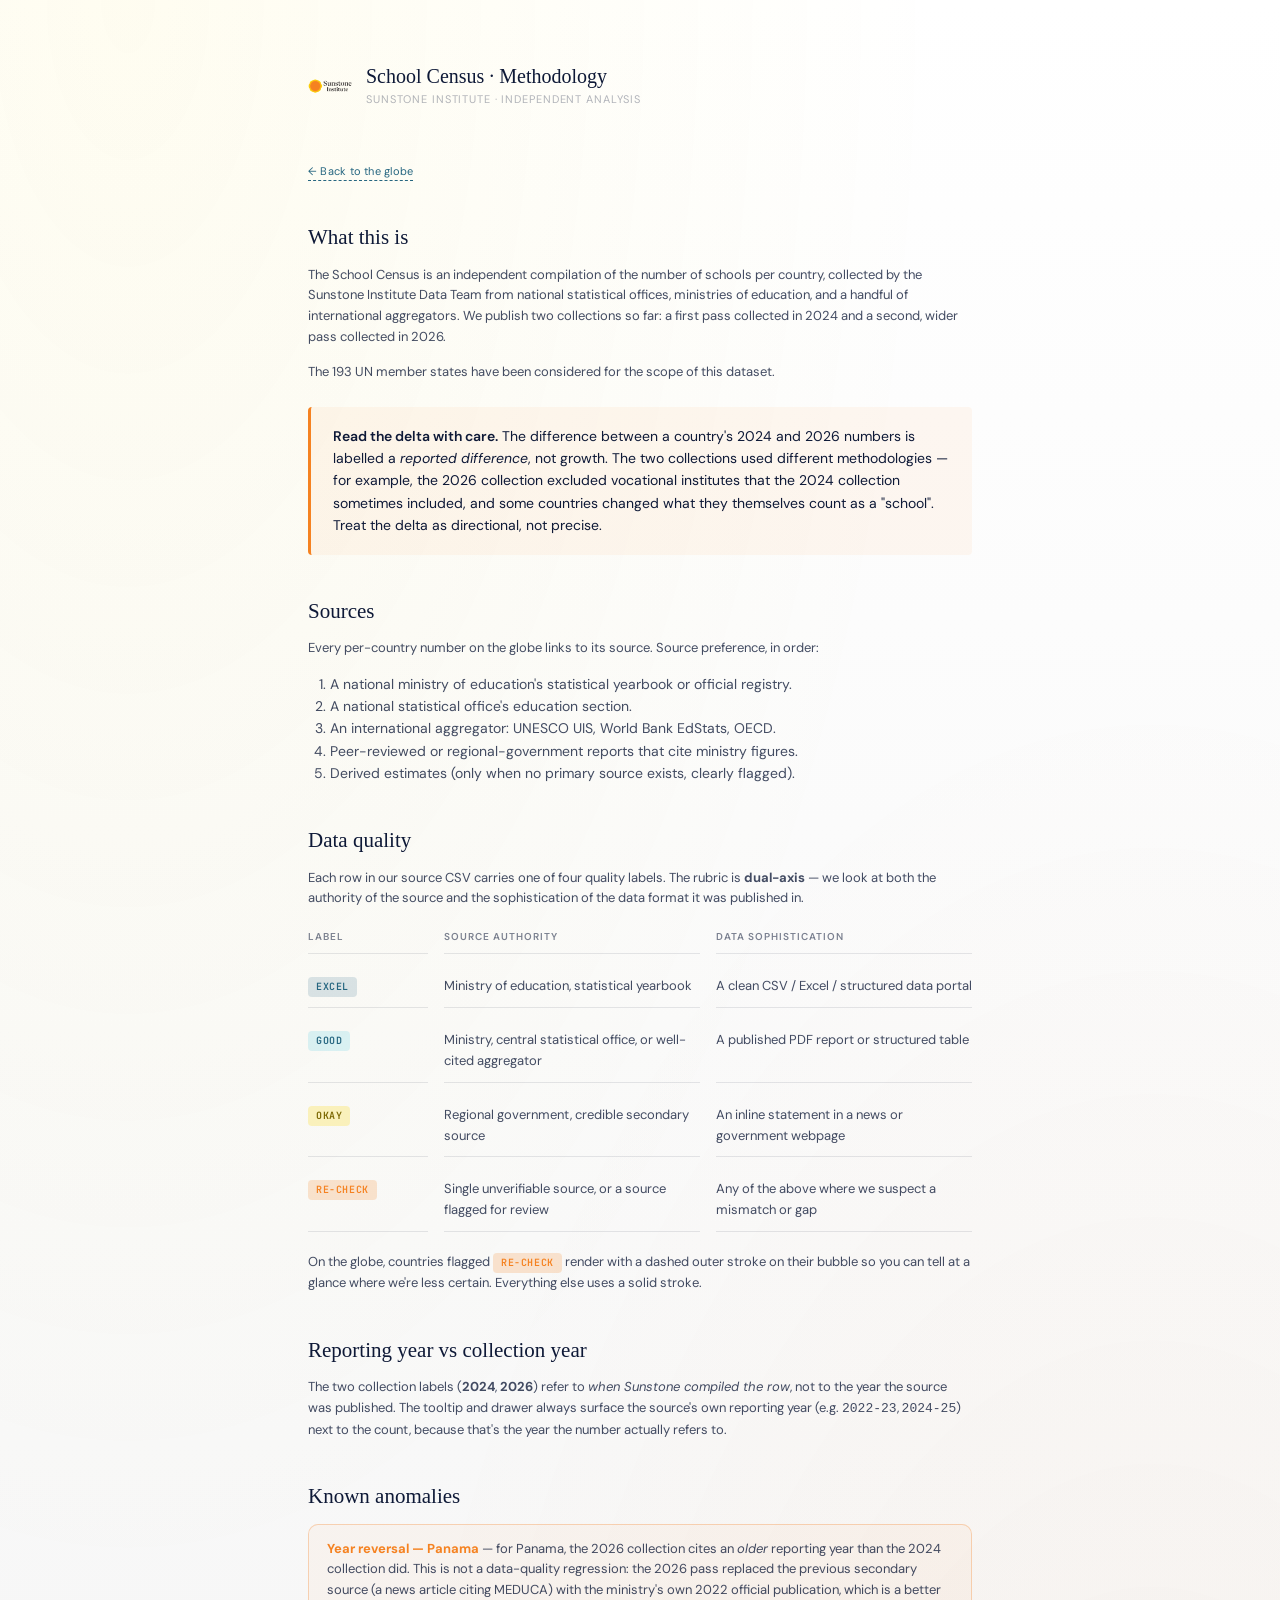
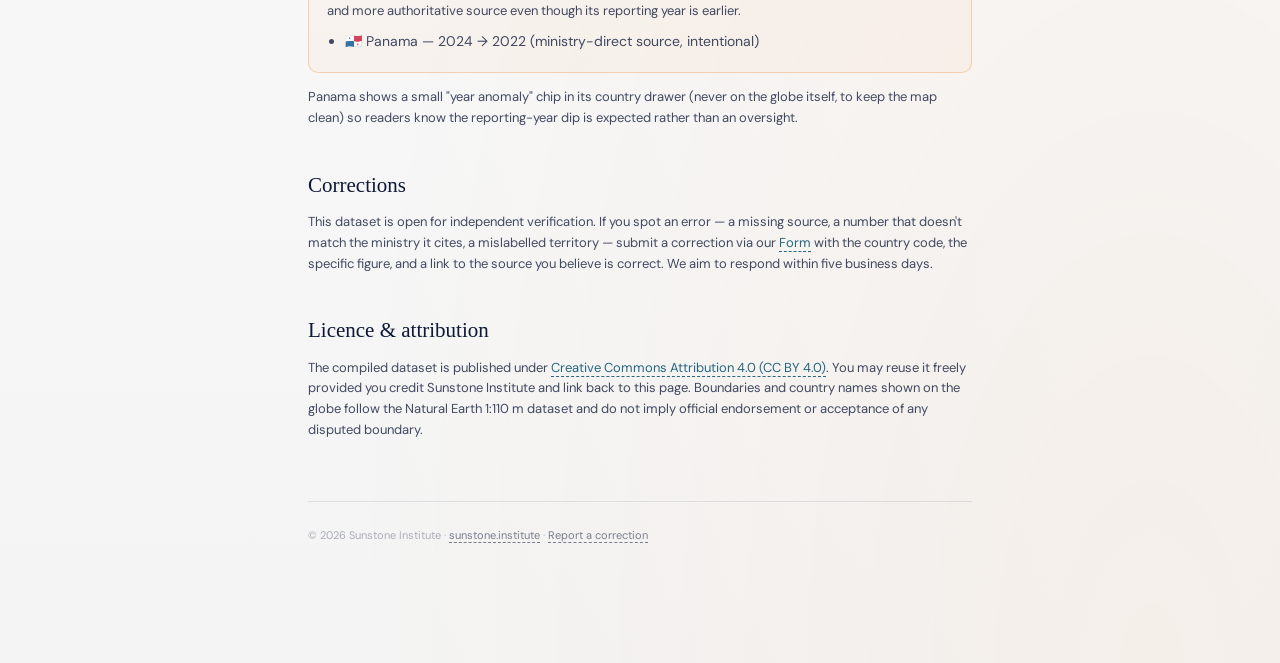
<file: methodology.html>
<!doctype html>
<html lang="en">
<head>
  <meta charset="utf-8" />
  <meta name="viewport" content="width=device-width, initial-scale=1" />
  <title>Methodology · School Census · Sunstone Institute</title>
  <meta name="description" content="Methodology for the Sunstone Institute School Census — sources, data-quality tiers, anomalies, corrections process." />
  <link rel="icon" href="sunstone-logo.png" type="image/png" />
  <!-- Sunstone Design System -->
  <link rel="stylesheet" href="tokens.css" />
  <link rel="preconnect" href="https://fonts.googleapis.com" />
  <link rel="preconnect" href="https://fonts.gstatic.com" crossorigin />
  <link
    href="https://fonts.googleapis.com/css2?family=JetBrains+Mono:wght@300;400;500&display=swap"
    rel="stylesheet"
  />
  <style>
    /* alias our local semantic names onto Sunstone tokens */
    :root {
      --logo-yellow: var(--color-yellow);
      --yellow-40:   var(--color-yellow-40);
      --logo-orange: var(--color-orange);
      --orange-20:   var(--color-orange-20);
      --cool-2:      var(--color-cyan);
      --cool-6:      var(--color-teal);
      --cool-grey-light: var(--color-cool-grey-l);
      --ink-1: var(--color-navy);
      --ink-2: rgba(14, 25, 55, 0.78);
      --ink-3: rgba(14, 25, 55, 0.54);
      --ink-4: rgba(14, 25, 55, 0.32);
      --ink-5: rgba(14, 25, 55, 0.1);
    }
    * { box-sizing: border-box; margin: 0; padding: 0; }
    html, body {
      background:
        radial-gradient(ellipse at 10% 0%, rgba(250, 214, 4, 0.06) 0%, transparent 50%),
        radial-gradient(ellipse at 90% 100%, rgba(245, 130, 33, 0.05) 0%, transparent 50%),
        linear-gradient(180deg, #ffffff 0%, var(--cool-grey-light) 100%);
      color: var(--ink-1);
      font-family: var(--font-sans);        /* DM Sans per Sunstone DS */
      font-size: var(--fs-body);
      font-weight: 400;
      -webkit-font-smoothing: antialiased;
      -moz-osx-font-smoothing: grayscale;
      letter-spacing: 0;
      line-height: 1.6;
      min-height: 100vh;
    }

    .wrap {
      max-width: 720px;
      margin: 0 auto;
      padding: 64px 28px 120px;
    }

    header {
      display: flex;
      align-items: center;
      gap: 14px;
      margin-bottom: 44px;
    }
    header img {
      width: 44px;
      height: 44px;
      object-fit: contain;
    }
    /* DS spec: all headings Source Serif 4 Regular (400). Base styles from
       tokens.css cover font-family + weight; only size and margin here. */
    header h1 {
      font-size: var(--fs-h3);
      line-height: 1.2;
    }
    header .sub {
      font-size: 11px;
      color: var(--ink-4);
      text-transform: uppercase;
      letter-spacing: 0.08em;
      margin-top: 3px;
    }
    header a {
      color: inherit;
      text-decoration: none;
      display: flex;
      align-items: center;
      gap: 14px;
    }

    .back {
      display: inline-block;
      margin-top: 10px;
      font-size: 11px;
      color: var(--cool-6);
      text-decoration: none;
      border-bottom: 1px dashed currentColor;
      letter-spacing: 0.02em;
    }
    .back:hover { color: var(--logo-orange); }

    /* Section titles — DS H2 */
    h2 {
      font-size: var(--fs-h2);
      margin: 44px 0 14px;
    }
    /* Sub-section eyebrow styled as DS micro label, not a heading */
    h3 {
      font-family: var(--font-sans);
      font-size: var(--fs-micro);
      font-weight: 600;
      text-transform: uppercase;
      letter-spacing: 0.12em;
      color: var(--color-orange);
      margin: 24px 0 8px;
    }
    p {
      font-size: var(--fs-body);
      color: var(--ink-2);
      margin-bottom: 14px;
    }

    .hero-note {
      padding: 18px 22px;
      margin: 24px 0;
      border-left: 3px solid var(--logo-orange);
      background: rgba(245, 130, 33, 0.06);
      border-radius: 4px;
      font-size: 14px;
      color: var(--ink-1);
    }
    .hero-note strong { font-weight: 600; }

    .tier-grid {
      display: grid;
      grid-template-columns: 120px 1fr 1fr;
      gap: 12px 16px;
      margin: 20px 0;
      font-size: 13px;
    }
    .tier-grid .head {
      font-size: 10px;
      font-weight: 600;
      letter-spacing: 0.1em;
      text-transform: uppercase;
      color: var(--ink-3);
      padding-bottom: 8px;
      border-bottom: 1px solid var(--ink-5);
    }
    .tier-grid .label {
      font-weight: 600;
    }
    .tier-grid .row {
      display: contents;
    }
    .tier-grid .row > div {
      padding: 10px 0;
      border-bottom: 1px solid var(--ink-5);
      color: var(--ink-2);
    }

    .q-chip {
      display: inline-block;
      padding: 2px 8px;
      border-radius: 4px;
      font-size: 10px;
      font-weight: 600;
      letter-spacing: 0.06em;
      text-transform: uppercase;
      font-family: 'JetBrains Mono', monospace;
    }
    .q-chip.excel   { background: rgba(38, 102, 128, 0.16); color: var(--cool-6); }
    .q-chip.good    { background: rgba(70, 197, 222, 0.18); color: var(--cool-6); }
    .q-chip.okay    { background: rgba(250, 214, 4, 0.24); color: #7a6600; }
    .q-chip.recheck { background: rgba(245, 130, 33, 0.2); color: var(--logo-orange); }

    ul {
      margin: 10px 0 16px 20px;
      color: var(--ink-2);
      font-size: 14px;
    }
    ul li { margin-bottom: 6px; }

    a.inline {
      color: var(--cool-6);
      text-decoration: none;
      border-bottom: 1px dashed currentColor;
    }
    a.inline:hover { color: var(--logo-orange); }

    .anomaly-list {
      margin: 14px 0;
      padding: 14px 18px;
      border-radius: 10px;
      border: 1px solid rgba(245, 130, 33, 0.3);
      background: rgba(245, 130, 33, 0.04);
      font-size: 13px;
      color: var(--ink-2);
    }
    .anomaly-list ul { margin: 8px 0 0 18px; }
    .anomaly-list strong { color: var(--logo-orange); }

    footer {
      margin-top: 60px;
      padding-top: 24px;
      border-top: 1px solid var(--ink-5);
      font-size: 11px;
      color: var(--ink-4);
      line-height: 1.7;
    }
    footer a { color: var(--ink-3); text-decoration: none; border-bottom: 1px dashed currentColor; }
    footer a:hover { color: var(--logo-orange); }
  </style>
</head>
<body>

  <div class="wrap">

    <header>
      <a href="https://sunstone.institute/" target="_blank" rel="noopener">
        <img src="sunstone-logo.png" alt="Sunstone Institute" />
        <div>
          <h1>School Census · Methodology</h1>
          <div class="sub">Sunstone Institute · independent analysis</div>
        </div>
      </a>
    </header>

    <a class="back" href="index.html">← Back to the globe</a>

    <h2>What this is</h2>
    <p>
      The School Census is an independent compilation of the number of schools
      per country, collected by the Sunstone Institute Data Team from national
      statistical offices, ministries of education, and a handful of
      international aggregators. We publish two collections so far: a first
      pass collected in 2024 and a second, wider pass collected in 2026.
    </p>
    <p>
      The 193 UN member states have been considered for the scope of this
      dataset.
    </p>

    <div class="hero-note">
      <strong>Read the delta with care.</strong> The difference between a
      country's 2024 and 2026 numbers is labelled a <em>reported difference</em>,
      not growth. The two collections used different methodologies — for
      example, the 2026 collection excluded vocational institutes that the
      2024 collection sometimes included, and some countries changed what they
      themselves count as a "school". Treat the delta as directional, not
      precise.
    </div>

    <h2>Sources</h2>
    <p>
      Every per-country number on the globe links to its source. Source
      preference, in order:
    </p>
    <ol style="margin: 10px 0 16px 22px; color: var(--ink-2); font-size: 14px">
      <li>A national ministry of education's statistical yearbook or official registry.</li>
      <li>A national statistical office's education section.</li>
      <li>An international aggregator: UNESCO UIS, World Bank EdStats, OECD.</li>
      <li>Peer-reviewed or regional-government reports that cite ministry figures.</li>
      <li>Derived estimates (only when no primary source exists, clearly flagged).</li>
    </ol>

    <h2>Data quality</h2>
    <p>
      Each row in our source CSV carries one of four quality labels. The
      rubric is <strong>dual-axis</strong> — we look at both the authority of
      the source and the sophistication of the data format it was published in.
    </p>

    <div class="tier-grid">
      <div class="head">Label</div>
      <div class="head">Source authority</div>
      <div class="head">Data sophistication</div>

      <div class="row">
        <div class="label"><span class="q-chip excel">Excel</span></div>
        <div>Ministry of education, statistical yearbook</div>
        <div>A clean CSV / Excel / structured data portal</div>
      </div>
      <div class="row">
        <div class="label"><span class="q-chip good">Good</span></div>
        <div>Ministry, central statistical office, or well-cited aggregator</div>
        <div>A published PDF report or structured table</div>
      </div>
      <div class="row">
        <div class="label"><span class="q-chip okay">Okay</span></div>
        <div>Regional government, credible secondary source</div>
        <div>An inline statement in a news or government webpage</div>
      </div>
      <div class="row">
        <div class="label"><span class="q-chip recheck">Re-check</span></div>
        <div>Single unverifiable source, or a source flagged for review</div>
        <div>Any of the above where we suspect a mismatch or gap</div>
      </div>
    </div>

    <p>
      On the globe, countries flagged <span class="q-chip recheck">Re-check</span>
      render with a dashed outer stroke on their bubble so you can tell at a
      glance where we're less certain. Everything else uses a solid stroke.
    </p>

    <h2>Reporting year vs collection year</h2>
    <p>
      The two collection labels (<strong>2024</strong>, <strong>2026</strong>)
      refer to <em>when Sunstone compiled the row</em>, not to the year the
      source was published. The tooltip and drawer always surface the
      source's own reporting year (e.g. <code>2022-23</code>, <code>2024-25</code>)
      next to the count, because that's the year the number actually refers to.
    </p>

    <h2>Known anomalies</h2>
    <div class="anomaly-list">
      <strong>Year reversal — Panama</strong> — for Panama, the 2026 collection
      cites an <em>older</em> reporting year than the 2024 collection did.
      This is not a data-quality regression: the 2026 pass replaced the
      previous secondary source (a news article citing MEDUCA) with the
      ministry's own 2022 official publication, which is a better and more
      authoritative source even though its reporting year is earlier.
      <ul>
        <li>🇵🇦 Panama — 2024 → 2022 (ministry-direct source, intentional)</li>
      </ul>
    </div>
    <p>
      Panama shows a small "year anomaly" chip in its country drawer (never
      on the globe itself, to keep the map clean) so readers know the
      reporting-year dip is expected rather than an oversight.
    </p>

    <h2>Corrections</h2>
    <p>
      This dataset is open for independent verification. If you spot an error —
      a missing source, a number that doesn't match the ministry it cites, a
      mislabelled territory — submit a correction via our
      <a class="inline" href="https://forms.gle/pyjhZLVHo5nhpKon9" target="_blank" rel="noopener">Form</a>
      with the country code, the specific figure, and a link to the source you
      believe is correct. We aim to respond within five business days.
    </p>

    <h2>Licence &amp; attribution</h2>
    <p>
      The compiled dataset is published under
      <a class="inline" href="https://creativecommons.org/licenses/by/4.0/" target="_blank" rel="noopener">Creative Commons Attribution 4.0 (CC BY 4.0)</a>.
      You may reuse it freely provided you credit Sunstone Institute and link
      back to this page. Boundaries and country names shown on the globe
      follow the Natural Earth 1:110 m dataset and do not imply official
      endorsement or acceptance of any disputed boundary.
    </p>

    <footer>
      © 2026 Sunstone Institute ·
      <a href="https://sunstone.institute/" target="_blank" rel="noopener">sunstone.institute</a> ·
      <a href="https://forms.gle/pyjhZLVHo5nhpKon9" target="_blank" rel="noopener">Report a correction</a>
    </footer>

  </div>

</body>
</html>
</file>
<file: tokens.css>
/* ============================================================
   SUNSTONE DESIGN TOKENS
   Single source of truth for colors, typography, and spacing.
   Import this in every page:
     <link rel="stylesheet" href="tokens.css">
   ============================================================ */

/* --- Fonts ------------------------------------------------- */

@font-face {
  font-family: "DM Sans";
  src: url("fonts/DMSans-VariableFont_opsz_wght.ttf") format("truetype-variations");
  font-weight: 100 1000;
  font-style: normal;
  font-display: swap;
}
@font-face {
  font-family: "DM Sans";
  src: url("fonts/DMSans-Italic-VariableFont_opsz_wght.ttf") format("truetype-variations");
  font-weight: 100 1000;
  font-style: italic;
  font-display: swap;
}
/* Source Serif 4 is loaded from Google Fonts (no brand file). */
@import url("https://fonts.googleapis.com/css2?family=Source+Serif+4:opsz,wght@8..60,400;8..60,500;8..60,600&display=swap");

/* --- Tokens ------------------------------------------------ */

:root {
  /* ===== Brand / logo colors ===== */
  --color-orange:         #F58221;   /* Logo Orange — primary accent */
  --color-orange-alt:     #FF9055;   /* Softer orange for hovers / tints */
  --color-yellow:         #FAD604;   /* Logo Yellow */
  --color-navy:           #0E1937;   /* Dark Blue — primary ink on light */

  /* ===== Cool secondaries ===== */
  --color-cyan:           #46C5DE;   /* Cool 2 */
  --color-yellow-acid:    #EFDE0F;   /* Cool 4 */
  --color-teal:           #266680;   /* Cool 6 */

  /* ===== Neutrals ===== */
  --color-white:          #FFFFFF;
  --color-warm-grey:      #A49A87;
  --color-cool-grey:      #CBCBCB;
  --color-cool-grey-l:    #F4F4F4;   /* Page bg on light */
  --color-warm-grey-l:    #E0D8C9;   /* Warm paper bg */
  --color-navy-40:        #9FA3AF;   /* Dark Blue 40% */

  /* ===== Tints ===== */
  --color-orange-20:      #FDE6D3;
  --color-yellow-40:      #FDEF9B;

  /* ===== Semantic roles ===== */
  --bg:                   var(--color-cool-grey-l);
  --bg-card:              var(--color-white);
  --ink:                  var(--color-navy);
  --ink-muted:            #6B7280;
  --border:               #E5E7EB;
  --accent:               var(--color-orange);

  /* ===== Data-viz ramps ===== */
  /* Warm sequential (low → high) — use on light or dark backgrounds */
  --ramp-warm-0:          #FAD604;
  --ramp-warm-1:          #F58221;
  --ramp-warm-2:          #9A3412;
  /* Cool sequential */
  --ramp-cool-0:          #B8EEF7;
  --ramp-cool-1:          #46C5DE;
  --ramp-cool-2:          #266680;

  /* ===== Typography ===== */
  --font-serif:           "Source Serif 4", Georgia, "Times New Roman", serif;
  --font-sans:            "DM Sans", ui-sans-serif, system-ui, -apple-system, "Segoe UI", Roboto, sans-serif;

  /* Brand type scale: pt → px (1pt = 1.333px) */
  --fs-h1:                24px;   /* H1 · 18pt · Source Serif 4 Regular */
  --fs-h2:                21px;   /* H2 · 16pt · Source Serif 4 Regular */
  --fs-h3:                20px;   /* H3 · 15pt · Source Serif 4 Regular */
  --fs-h4:                19px;   /* H4 · 14pt · Source Serif 4 Regular */
  --fs-h5:                16px;   /* H5 · 12pt · Source Serif 4 Regular */
  --fs-h6:                15px;   /* H6 · 11pt · Source Serif 4 Regular */
  --fs-body:              13px;   /* Body · 10pt · DM Sans Regular */
  --fs-micro:             11px;   /* Eyebrows / labels · DM Sans 500/600 */

  /* ===== Spacing scale (4px base) ===== */
  --space-1: 4px;
  --space-2: 8px;
  --space-3: 12px;
  --space-4: 16px;
  --space-5: 20px;
  --space-6: 24px;
  --space-8: 32px;
  --space-10: 40px;
  --space-12: 48px;
  --space-16: 64px;

  /* ===== Radii ===== */
  --radius-sm: 6px;
  --radius-md: 10px;
  --radius-lg: 16px;
  --radius-pill: 999px;
}

/* --- Base element styles ---------------------------------- */

body {
  font-family: var(--font-sans);
  font-size: var(--fs-body);
  font-weight: 400;
  color: var(--ink);
  background: var(--bg);
  -webkit-font-smoothing: antialiased;
  text-rendering: optimizeLegibility;
}

h1, h2, h3, h4, h5, h6 {
  font-family: var(--font-serif);
  font-weight: 400;  /* All headings are Regular per brand spec */
  letter-spacing: 0;
  margin: 0;
  color: var(--ink);
}
h1 { font-size: var(--fs-h1); line-height: 1.2; }
h2 { font-size: var(--fs-h2); line-height: 1.2; }
h3 { font-size: var(--fs-h3); line-height: 1.25; }
h4 { font-size: var(--fs-h4); line-height: 1.3; }
h5 { font-size: var(--fs-h5); line-height: 1.3; }
h6 { font-size: var(--fs-h6); line-height: 1.35; }

/* Eyebrow / kicker — small uppercase label above a heading */
.eyebrow {
  font-family: var(--font-sans);
  font-size: var(--fs-micro);
  font-weight: 600;
  text-transform: uppercase;
  letter-spacing: 0.14em;
  color: var(--color-orange);
}

/* Muted body copy */
.muted { color: var(--ink-muted); }

/* Numeric tabular display (for dashboard values) */
.tabular { font-variant-numeric: tabular-nums; }
</file>
